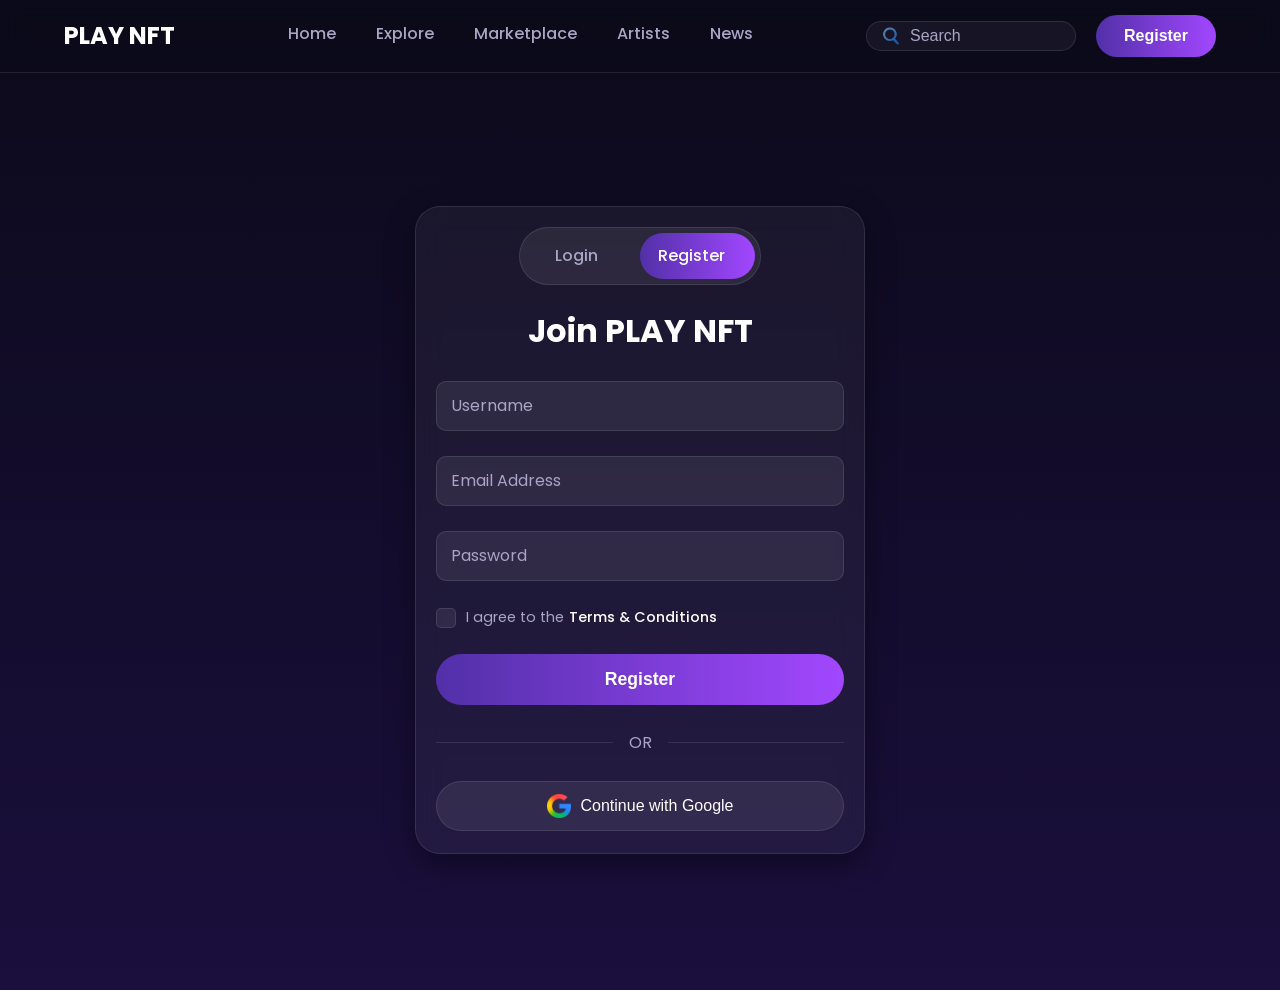
<file: auth.html>
<!DOCTYPE html>
<html lang="en">
<head>
    <meta charset="UTF-8">
    <meta name="viewport" content="width=device-width, initial-scale=1.0">
    <title>PLAY NFT - Register / Login</title>
    <link rel="stylesheet" href="auth.css">
    <link rel="preconnect" href="https://fonts.googleapis.com">
    <link rel="preconnect" href="https://fonts.gstatic.com" crossorigin>
    <link href="https://fonts.googleapis.com/css2?family=Poppins:wght@300;400;500;600;700&display=swap" rel="stylesheet">
</head>
<body>

    <div class="auth-page-wrapper">
        <header class="navbar">
            <div class="container">
                <a href="index.html" class="logo">PLAY NFT</a>
                <nav class="nav-links">
                    <a href="index.html">Home<span class="hover-underline"></span></a>
                    <a href="explore.html">Explore<span class="hover-underline"></span></a>
                    <a href="market.html">Marketplace<span class="hover-underline"></span></a>
                    <a href="artist.html">Artists<span class="hover-underline"></span></a>
                    <a href="news.html">News<span class="hover-underline"></span></a>
                </nav>
                <div class="nav-actions">
                    <div class="search-bar gradient-border-glow">
                        <img src="search.png" alt="Search Icon" class="search-icon">
                        <input type="text" placeholder="Search">
                    </div>
                    <button class="btn btn-primary gradient-border-glow"><a href="auth.html" style="text-decoration: none; color: white;" >Register</a></button>
                </div>
            </div>
        </header>

        <div class="auth-container">
            <div class="auth-card glassmorphism card-glow">
                
                <!-- MOVED RADIO BUTTONS HERE & HIDDEN -->
                <!-- The CSS selector will now work because these are siblings with .auth-forms -->
                <input type="radio" id="login-radio" name="auth-mode" class="auth-radio-input">
                <input type="radio" id="register-radio" name="auth-mode" class="auth-radio-input" checked> <!-- Default to Register -->

                <div class="auth-toggle">
                    <label for="login-radio" class="toggle-btn">Login</label>
                    <label for="register-radio" class="toggle-btn">Register</label>
                    <div class="toggle-indicator"></div>
                </div>

                <div class="auth-forms">
                    <form class="login-form auth-form">
                        <h2>Welcome Back</h2>
                        <div class="input-group">
                            <input type="email" id="login-email" required placeholder=" ">
                            <label for="login-email">Email Address</label>
                        </div>
                        <div class="input-group">
                            <input type="password" id="login-password" required placeholder=" ">
                            <label for="login-password">Password</label>
                        </div>
                        <div class="form-options">
                            <label class="checkbox-container">
                                <input type="checkbox">
                                <span class="checkmark"></span>
                                Remember Me
                            </label>
                            <a href="#" class="forgot-password">Forgot Password?</a>
                        </div>
                        <button type="submit" class="btn btn-primary auth-submit-btn">Login</button>
                        <div class="or-divider"><span>OR</span></div>
                        <div class="social-login">
                            <button class="social-btn"><img src="Google_Symbol_1.png" alt="Google"><span>Continue with Google</span></button>
                        </div>
                    </form>

                    <form class="register-form auth-form">
                        <h2>Join PLAY NFT</h2>
                        <div class="input-group">
                            <input type="text" id="register-username" required placeholder=" ">
                            <label for="register-username">Username</label>
                        </div>
                        <div class="input-group">
                            <input type="email" id="register-email" required placeholder=" ">
                            <label for="register-email">Email Address</label>
                        </div>
                        <div class="input-group">
                            <input type="password" id="register-password" required placeholder=" ">
                            <label for="register-password">Password</label>
                        </div>
                        <label class="checkbox-container terms-checkbox">
                            <input type="checkbox" required>
                            <span class="checkmark"></span>
                            I agree to the <a href="#">Terms & Conditions</a>
                        </label>
                        <button type="submit" class="btn btn-primary auth-submit-btn">Register</button>
                         <div class="or-divider"><span>OR</span></div>
                        <div class="social-login">
                           <button class="social-btn"><img src="Google_Symbol_1.png" alt="Google"><span>Continue with Google</span></button>
                        </div>
                    </form>
                </div>
            </div>
        </div>
    </div>

</body>
</html>
</file>
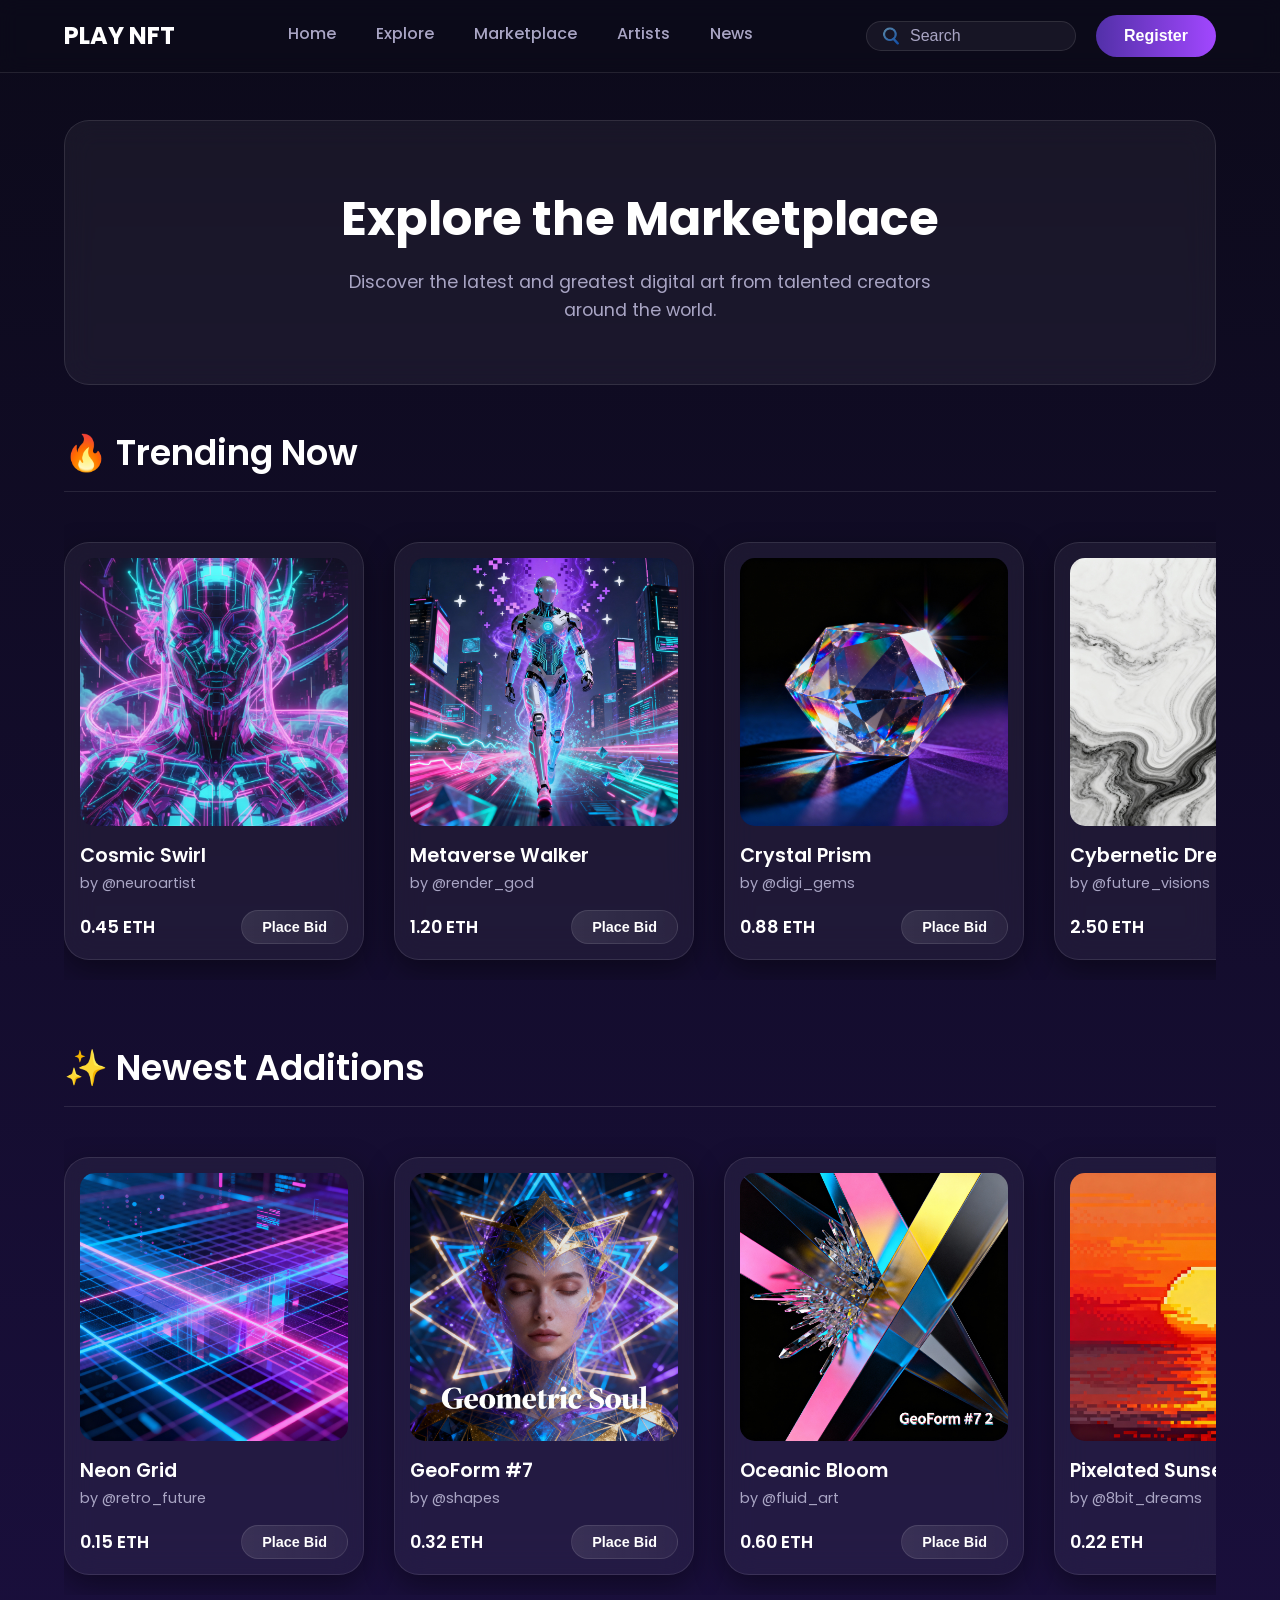
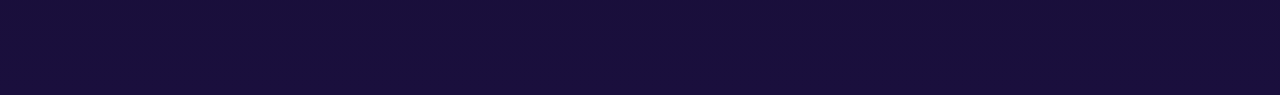
<file: explore.html>
<!DOCTYPE html>
<html lang="en">
<head>
    <meta charset="UTF-8">
    <meta name="viewport" content="width=device-width, initial-scale=1.0">
    <title>Explore - PLAY NFT</title>
    <link rel="preconnect" href="https://fonts.googleapis.com">
    <link rel="preconnect" href="https://fonts.gstatic.com" crossorigin>
    <link href="https://fonts.googleapis.com/css2?family=Poppins:wght@300;400;500;600;700&display=swap" rel="stylesheet">
    <style>
        /* --- General Setup & Variables --- */
        :root {
            --bg-color: #0c0a1a;
            --dark-blue-bg: #1a0f3d;
            --primary-gradient: linear-gradient(90deg, rgba(82,48,168,1) 0%, rgba(162,71,255,1) 100%);
            --secondary-gradient: linear-gradient(90deg, rgba(255, 255, 255, 0.1) 0%, rgba(255, 255, 255, 0.05) 100%);
            --secondary-bg-color: rgba(255, 255, 255, 0.05);
            --border-color: rgba(255, 255, 255, 0.1);
            --text-primary: #ffffff;
            --text-secondary: #a9a5c4;
            --font-family: 'Poppins', sans-serif;
            --glass-blur: 15px;
            --hover-glow-color: rgba(162, 71, 255, 0.6);
            --input-focus-border: rgba(162, 71, 255, 0.5);
        }

        /* --- Base Styles --- */
        * {
            margin: 0;
            padding: 0;
            box-sizing: border-box;
        }

        body {
            background: linear-gradient(180deg, var(--bg-color) 0%, var(--dark-blue-bg) 100%);
            color: var(--text-primary);
            font-family: var(--font-family);
            min-height: 100vh;
            line-height: 1.6;
            padding-top: 80px; /* Add padding to prevent content from hiding behind the fixed navbar */
        }

        /* --- Navbar --- */
        .navbar {
            position: fixed;
            top: 0;
            left: 0;
            width: 100%;
            padding: 15px 5%;
            background: rgba(12, 10, 26, 0.6);
            backdrop-filter: blur(10px);
            -webkit-backdrop-filter: blur(10px);
            border-bottom: 1px solid var(--border-color);
            z-index: 100;
        }

        .navbar .container {
            display: flex;
            justify-content: space-between;
            align-items: center;
            width: 100%;
            max-width: 1400px;
            margin: 0 auto;
        }

        .nav-links { display: flex; gap: 40px; }
        .nav-links a { color: var(--text-secondary); text-decoration: none; font-weight: 500; position: relative; padding-bottom: 5px; transition: color 0.3s ease; }
        .nav-links a:hover, .nav-links a.active { color: var(--text-primary); }
        .nav-links a .hover-underline { position: absolute; bottom: 0; left: 0; height: 2px; width: 0; background: var(--primary-gradient); transition: width 0.3s ease; }
        .nav-links a:hover .hover-underline, .nav-links a.active .hover-underline { width: 100%; }
        .nav-actions { display: flex; align-items: center; gap: 20px; }

        .search-bar { position: relative; display: flex; align-items: center; background: var(--secondary-bg-color); border-radius: 30px; padding: 5px 15px; border: 1px solid var(--border-color); }
        .search-icon { width: 18px; height: 18px; margin-right: 10px; opacity: 0.6; }
        .search-bar input { background: transparent; border: none; outline: none; color: var(--text-primary); font-size: 1rem; width: 150px; transition: width 0.3s ease; }
        .search-bar input::placeholder { color: var(--text-secondary); }
        .search-bar input:focus { width: 200px; }
        .gradient-border-glow { position: relative; }
        .gradient-border-glow::before { content: ''; position: absolute; top: -1px; left: -1px; right: -1px; bottom: -1px; background: var(--primary-gradient); filter: blur(5px); z-index: -1; opacity: 0; transition: opacity 0.3s ease; border-radius: inherit; }
        .gradient-border-glow:hover::before { opacity: 0.7; }

        /* --- Page Layout --- */
        .page-wrapper { display: flex; flex-direction: column; align-items: center; min-height: calc(100vh - 80px); padding: 40px 5%; animation: fadeIn 1s ease-out; }
        .logo { font-size: 1.5rem; font-weight: 700; text-decoration: none; color: var(--text-primary); }
        
        /* --- Glassmorphism & Glow Effects --- */
        .glassmorphism { background: var(--secondary-bg-color); border: 1px solid var(--border-color); backdrop-filter: blur(var(--glass-blur)); -webkit-backdrop-filter: blur(var(--glass-blur)); border-radius: 25px; }
        .card-glow { position: relative; box-shadow: 0 10px 30px rgba(0, 0, 0, 0.4); transition: box-shadow 0.3s ease, transform 0.3s ease; }
        .card-glow:hover { box-shadow: 0 10px 40px rgba(0, 0, 0, 0.6); transform: translateY(-5px); }

        /* --- Buttons --- */
        .btn { padding: 12px 28px; border-radius: 30px; font-weight: 600; font-size: 1rem; cursor: pointer; transition: transform 0.3s ease, box-shadow 0.3s ease; border: none; outline: none; }
        .btn:hover { transform: translateY(-3px); }
        .btn-primary { background: var(--primary-gradient); color: var(--text-primary); }
        .btn-primary:hover { box-shadow: 0 5px 15px rgba(162,71,255,0.4); }

        /* --- General Animations --- */
        @keyframes fadeIn { from { opacity: 0; transform: scale(0.95); } to { opacity: 1; transform: scale(1); } }

        /* ========================================= */
        /* --- STYLES FOR EXPLORE PAGE --- */
        /* ========================================= */
        .explore-header { width: 100%; max-width: 1400px; padding: 60px 40px; text-align: center; margin-bottom: 40px; }
        .explore-header h1 { font-size: 3rem; font-weight: 700; margin-bottom: 10px; }
        .explore-header p { font-size: 1.1rem; color: var(--text-secondary); max-width: 600px; margin: 0 auto; }
        .explore-content { width: 100%; max-width: 1400px; }
        .section-title { font-size: 2.2rem; font-weight: 600; margin-bottom: 30px; padding-bottom: 10px; border-bottom: 1px solid var(--border-color); }
        
        /* --- Slideshow Container --- */
        .slideshow-container {
            width: 100%;
            overflow: hidden;
            padding: 20px 0;
            margin-bottom: 60px;
        }

        .explore-grid {
            display: flex;
            width: fit-content; /* Let the width be determined by its content */
            animation: slideshow 60s linear infinite;
        }

        .slideshow-container:hover .explore-grid {
            animation-play-state: paused;
        }
        
        /* --- Card Styles for Slideshow --- */
        .nft-card {
            padding: 15px;
            display: flex;
            flex-direction: column;
            width: 300px; /* Fixed width for each card */
            flex-shrink: 0; /* Prevent cards from shrinking */
            margin-right: 30px; /* Spacing between cards */
        }

        .nft-image-container { width: 100%; border-radius: 15px; overflow: hidden; margin-bottom: 15px; }
        .nft-image-container img { width: 100%; height: auto; aspect-ratio: 1 / 1; object-fit: cover; display: block; transition: transform 0.4s ease; }
        .nft-card:hover .nft-image-container img { transform: scale(1.05); }
        .nft-info { text-align: left; margin-bottom: 15px; }
        .nft-info h3 { font-size: 1.2rem; font-weight: 600; color: var(--text-primary); }
        .nft-info .artist-name { font-size: 0.9rem; color: var(--text-secondary); }
        .nft-actions { margin-top: auto; display: flex; justify-content: space-between; align-items: center; }
        .nft-actions .price { font-size: 1.1rem; font-weight: 600; color: var(--text-primary); }
        .btn.btn-secondary { background: var(--secondary-gradient); border: 1px solid var(--border-color); color: var(--text-primary); padding: 8px 20px; font-size: 0.9rem; }
        .btn.btn-secondary:hover { background: rgba(255, 255, 255, 0.15); box-shadow: 0 5px 15px rgba(0,0,0,0.2); }
        
        /* --- Slideshow Animation --- */
        @keyframes slideshow {
            from {
                transform: translateX(0);
            }
            to {
                /* Move left by the width of the original set of cards + their margins */
                transform: translateX(-2970px); /* (300px card width + 30px margin) * 9 cards */
            }
        }

    </style>
</head>
<body>

    <header class="navbar">
            <div class="container">
                <a href="index.html" class="logo">PLAY NFT</a>
                <nav class="nav-links">
                    <a href="nft.html">Home<span class="hover-underline"></span></a>
                    <a href="explore.html">Explore<span class="hover-underline"></span></a>
                    <a href="market.html">Marketplace<span class="hover-underline"></span></a>
                    <a href="artist.html">Artists<span class="hover-underline"></span></a>
                    <a href="news.html">News<span class="hover-underline"></span></a>
                </nav>
                <div class="nav-actions">
                    <div class="search-bar gradient-border-glow">
                        <img src="search.png" alt="Search Icon" class="search-icon">
                        <input type="text" placeholder="Search">
                    </div>
                    <button class="btn btn-primary gradient-border-glow"><a href="auth.html" style="text-decoration: none; color: white;" >Register</a></button>
                </div>
            </div>
        </header>

    <div class="page-wrapper">
        <section class="explore-header glassmorphism">
            <h1>Explore the Marketplace</h1>
            <p>Discover the latest and greatest digital art from talented creators around the world.</p>
        </section>

        <main class="explore-content">
            <h2 class="section-title">🔥 Trending Now</h2>
            <div class="slideshow-container">
                <div class="explore-grid">
                    <!-- Original Cards -->
                    <div class="nft-card glassmorphism card-glow"> <div class="nft-image-container"><img src="generated-image-44.png" alt="Cosmic Swirl NFT"></div><div class="nft-info"><h3>Cosmic Swirl</h3><p class="artist-name">by @neuroartist</p></div><div class="nft-actions"><span class="price">0.45 ETH</span><button class="btn btn-secondary">Place Bid</button></div></div>
                    <div class="nft-card glassmorphism card-glow"> <div class="nft-image-container"><img src="image box/generated-image - 2025-09-29T135140.054.png" alt="Metaverse Walker NFT"></div><div class="nft-info"><h3>Metaverse Walker</h3><p class="artist-name">by @render_god</p></div><div class="nft-actions"><span class="price">1.20 ETH</span><button class="btn btn-secondary">Place Bid</button></div></div>
                    <div class="nft-card glassmorphism card-glow"> <div class="nft-image-container"><img src="image box/generated-image - 2025-09-29T135150.853.png" alt="Crystal Prism NFT"></div><div class="nft-info"><h3>Crystal Prism</h3><p class="artist-name">by @digi_gems</p></div><div class="nft-actions"><span class="price">0.88 ETH</span><button class="btn btn-secondary">Place Bid</button></div></div>
                    <div class="nft-card glassmorphism card-glow"> <div class="nft-image-container"><img src="image box/generated-image - 2025-09-29T135153.138.png" alt="Cybernetic Dream NFT"></div><div class="nft-info"><h3>Cybernetic Dream</h3><p class="artist-name">by @future_visions</p></div><div class="nft-actions"><span class="price">2.50 ETH</span><button class="btn btn-secondary">Place Bid</button></div></div>
                    <div class="nft-card glassmorphism card-glow"> <div class="nft-image-container"><img src="image box/generated-image - 2025-09-29T135142.714.png" alt="Abstract Mind NFT"></div><div class="nft-info"><h3>Abstract Mind</h3><p class="artist-name">by @colorflow</p></div><div class="nft-actions"><span class="price">0.75 ETH</span><button class="btn btn-secondary">Place Bid</button></div></div>
                    <div class="nft-card glassmorphism card-glow"> <div class="nft-image-container"><img src="image box/generated-image - 2025-09-29T135144.497.png" alt="Floating Island NFT"></div><div class="nft-info"><h3>Floating Island</h3><p class="artist-name">by @sky_painter</p></div><div class="nft-actions"><span class="price">1.80 ETH</span><button class="btn btn-secondary">Place Bid</button></div></div>
                    <div class="nft-card glassmorphism card-glow"> <div class="nft-image-container"><img src="image box/generated-image - 2025-09-29T135146.358.png" alt="Liquid Gold NFT"></div><div class="nft-info"><h3>Liquid Gold</h3><p class="artist-name">by @alchemist</p></div><div class="nft-actions"><span class="price">3.10 ETH</span><button class="btn btn-secondary">Place Bid</button></div></div>
                    <div class="nft-card glassmorphism card-glow"> <div class="nft-image-container"><img src="image box/generated-image - 2025-09-29T135157.102.png" alt="Geometric Soul NFT"></div><div class="nft-info"><h3>Geometric Soul</h3><p class="artist-name">by @polyform</p></div><div class="nft-actions"><span class="price">0.99 ETH</span><button class="btn btn-secondary">Place Bid</button></div></div>
                    <div class="nft-card glassmorphism card-glow"> <div class="nft-image-container"><img src="image box/generated-image - 2025-09-29T135138.644.png" alt="The Eye NFT"></div><div class="nft-info"><h3>The Eye</h3><p class="artist-name">by @visionary</p></div><div class="nft-actions"><span class="price">1.55 ETH</span><button class="btn btn-secondary">Place Bid</button></div></div>
                    
                    <!-- Duplicated Cards for seamless loop -->
                    <div class="nft-card glassmorphism card-glow"> <div class="nft-image-container"><img src="generated-image-44.png" alt="Cosmic Swirl NFT"></div><div class="nft-info"><h3>Cosmic Swirl</h3><p class="artist-name">by @neuroartist</p></div><div class="nft-actions"><span class="price">0.45 ETH</span><button class="btn btn-secondary">Place Bid</button></div></div>
                    <div class="nft-card glassmorphism card-glow"> <div class="nft-image-container"><img src="image box/generated-image - 2025-09-29T135140.054.png" alt="Metaverse Walker NFT"></div><div class="nft-info"><h3>Metaverse Walker</h3><p class="artist-name">by @render_god</p></div><div class="nft-actions"><span class="price">1.20 ETH</span><button class="btn btn-secondary">Place Bid</button></div></div>
                    <div class="nft-card glassmorphism card-glow"> <div class="nft-image-container"><img src="image box/generated-image - 2025-09-29T135150.853.png" alt="Crystal Prism NFT"></div><div class="nft-info"><h3>Crystal Prism</h3><p class="artist-name">by @digi_gems</p></div><div class="nft-actions"><span class="price">0.88 ETH</span><button class="btn btn-secondary">Place Bid</button></div></div>
                    <div class="nft-card glassmorphism card-glow"> <div class="nft-image-container"><img src="image box/generated-image - 2025-09-29T135153.138.png" alt="Cybernetic Dream NFT"></div><div class="nft-info"><h3>Cybernetic Dream</h3><p class="artist-name">by @future_visions</p></div><div class="nft-actions"><span class="price">2.50 ETH</span><button class="btn btn-secondary">Place Bid</button></div></div>
                    <div class="nft-card glassmorphism card-glow"> <div class="nft-image-container"><img src="image box/generated-image - 2025-09-29T135142.714.png" alt="Abstract Mind NFT"></div><div class="nft-info"><h3>Abstract Mind</h3><p class="artist-name">by @colorflow</p></div><div class="nft-actions"><span class="price">0.75 ETH</span><button class="btn btn-secondary">Place Bid</button></div></div>
                    <div class="nft-card glassmorphism card-glow"> <div class="nft-image-container"><img src="image box/generated-image - 2025-09-29T135144.497.png" alt="Floating Island NFT"></div><div class="nft-info"><h3>Floating Island</h3><p class="artist-name">by @sky_painter</p></div><div class="nft-actions"><span class="price">1.80 ETH</span><button class="btn btn-secondary">Place Bid</button></div></div>
                    <div class="nft-card glassmorphism card-glow"> <div class="nft-image-container"><img src="image box/generated-image - 2025-09-29T135146.358.png" alt="Liquid Gold NFT"></div><div class="nft-info"><h3>Liquid Gold</h3><p class="artist-name">by @alchemist</p></div><div class="nft-actions"><span class="price">3.10 ETH</span><button class="btn btn-secondary">Place Bid</button></div></div>
                    <div class="nft-card glassmorphism card-glow"> <div class="nft-image-container"><img src="image box/generated-image - 2025-09-29T135157.102.png" alt="Geometric Soul NFT"></div><div class="nft-info"><h3>Geometric Soul</h3><p class="artist-name">by @polyform</p></div><div class="nft-actions"><span class="price">0.99 ETH</span><button class="btn btn-secondary">Place Bid</button></div></div>
                    <div class="nft-card glassmorphism card-glow"> <div class="nft-image-container"><img src="image box/generated-image - 2025-09-29T135138.644.png" alt="The Eye NFT"></div><div class="nft-info"><h3>The Eye</h3><p class="artist-name">by @visionary</p></div><div class="nft-actions"><span class="price">1.55 ETH</span><button class="btn btn-secondary">Place Bid</button></div></div>
                </div>
            </div>

            <h2 class="section-title">✨ Newest Additions</h2>
            <div class="slideshow-container">
                <div class="explore-grid">
                    <!-- Original Cards -->
                    <div class="nft-card glassmorphism card-glow"> <div class="nft-image-container"><img src="image box/generated-image - 2025-09-29T135154.798.png" alt="Neon Grid NFT"></div><div class="nft-info"><h3>Neon Grid</h3><p class="artist-name">by @retro_future</p></div><div class="nft-actions"><span class="price">0.15 ETH</span><button class="btn btn-secondary">Place Bid</button></div></div>
                    <div class="nft-card glassmorphism card-glow"> <div class="nft-image-container"><img src="image box/generated-image - 2025-09-29T140722.260.png" alt="GeoForm #7 NFT"></div><div class="nft-info"><h3>GeoForm #7</h3><p class="artist-name">by @shapes</p></div><div class="nft-actions"><span class="price">0.32 ETH</span><button class="btn btn-secondary">Place Bid</button></div></div>
                    <div class="nft-card glassmorphism card-glow"> <div class="nft-image-container"><img src="image box/generated-image - 2025-09-29T140741.620.png" alt="Oceanic Bloom NFT"></div><div class="nft-info"><h3>Oceanic Bloom</h3><p class="artist-name">by @fluid_art</p></div><div class="nft-actions"><span class="price">0.60 ETH</span><button class="btn btn-secondary">Place Bid</button></div></div>
                    <div class="nft-card glassmorphism card-glow"> <div class="nft-image-container"><img src="image box/generated-image - 2025-09-29T135158.704.png" alt="Pixelated Sunset NFT"></div><div class="nft-info"><h3>Pixelated Sunset</h3><p class="artist-name">by @8bit_dreams</p></div><div class="nft-actions"><span class="price">0.22 ETH</span><button class="btn btn-secondary">Place Bid</button></div></div>
                    <div class="nft-card glassmorphism card-glow"> <div class="nft-image-container"><img src="image box/generated-image - 2025-09-29T135203.590.png" alt="Ethereal Forest NFT"></div><div class="nft-info"><h3>Ethereal Forest</h3><p class="artist-name">by @mystic_woods</p></div><div class="nft-actions"><span class="price">0.40 ETH</span><button class="btn btn-secondary">Place Bid</button></div></div>
                    <div class="nft-card glassmorphism card-glow"> <div class="nft-image-container"><img src="image box/generated-image - 2025-09-29T135205.444.png" alt="Chrome Sculpture NFT"></div><div class="nft-info"><h3>Chrome Sculpture</h3><p class="artist-name">by @metalhead</p></div><div class="nft-actions"><span class="price">0.95 ETH</span><button class="btn btn-secondary">Place Bid</button></div></div>
                    <div class="nft-card glassmorphism card-glow"> <div class="nft-image-container"><img src="image box/generated-image - 2025-09-29T135148.560.png" alt="Pastel Dreams NFT"></div><div class="nft-info"><h3>Pastel Dreams</h3><p class="artist-name">by @soft_hues</p></div><div class="nft-actions"><span class="price">0.28 ETH</span><button class="btn btn-secondary">Place Bid</button></div></div>
                    <div class="nft-card glassmorphism card-glow"> <div class="nft-image-container"><img src="image box/generated-image - 2025-09-29T135153.138.png" alt="Marble Flow NFT"></div><div class="nft-info"><h3>Marble Flow</h3><p class="artist-name">by @inksperiment</p></div><div class="nft-actions"><span class="price">0.50 ETH</span><button class="btn btn-secondary">Place Bid</button></div></div>
                    <div class="nft-card glassmorphism card-glow"> <div class="nft-image-container"><img src="image box/generated-image - 2025-09-29T135200.475.png" alt="Holographic Orb NFT"></div><div class="nft-info"><h3>Holographic Orb</h3><p class="artist-name">by @iridescent</p></div><div class="nft-actions"><span class="price">0.70 ETH</span><button class="btn btn-secondary">Place Bid</button></div></div>
                    
                    <!-- Duplicated Cards for seamless loop -->
                    <div class="nft-card glassmorphism card-glow"> <div class="nft-image-container"><img src="image box/generated-image - 2025-09-29T135154.798.png" alt="Neon Grid NFT"></div><div class="nft-info"><h3>Neon Grid</h3><p class="artist-name">by @retro_future</p></div><div class="nft-actions"><span class="price">0.15 ETH</span><button class="btn btn-secondary">Place Bid</button></div></div>
                    <div class="nft-card glassmorphism card-glow"> <div class="nft-image-container"><img src="image box/generated-image - 2025-09-29T140722.260.png" alt="GeoForm #7 NFT"></div><div class="nft-info"><h3>GeoForm #7</h3><p class="artist-name">by @shapes</p></div><div class="nft-actions"><span class="price">0.32 ETH</span><button class="btn btn-secondary">Place Bid</button></div></div>
                    <div class="nft-card glassmorphism card-glow"> <div class="nft-image-container"><img src="image box/generated-image - 2025-09-29T140741.620.png" alt="Oceanic Bloom NFT"></div><div class="nft-info"><h3>Oceanic Bloom</h3><p class="artist-name">by @fluid_art</p></div><div class="nft-actions"><span class="price">0.60 ETH</span><button class="btn btn-secondary">Place Bid</button></div></div>
                    <div class="nft-card glassmorphism card-glow"> <div class="nft-image-container"><img src="image box/generated-image - 2025-09-29T135158.704.png" alt="Pixelated Sunset NFT"></div><div class="nft-info"><h3>Pixelated Sunset</h3><p class="artist-name">by @8bit_dreams</p></div><div class="nft-actions"><span class="price">0.22 ETH</span><button class="btn btn-secondary">Place Bid</button></div></div>
                    <div class="nft-card glassmorphism card-glow"> <div class="nft-image-container"><img src="image box/generated-image - 2025-09-29T135203.590.png" alt="Ethereal Forest NFT"></div><div class="nft-info"><h3>Ethereal Forest</h3><p class="artist-name">by @mystic_woods</p></div><div class="nft-actions"><span class="price">0.40 ETH</span><button class="btn btn-secondary">Place Bid</button></div></div>
                    <div class="nft-card glassmorphism card-glow"> <div class="nft-image-container"><img src="image box/generated-image - 2025-09-29T135205.444.png" alt="Chrome Sculpture NFT"></div><div class="nft-info"><h3>Chrome Sculpture</h3><p class="artist-name">by @metalhead</p></div><div class="nft-actions"><span class="price">0.95 ETH</span><button class="btn btn-secondary">Place Bid</button></div></div>
                    <div class="nft-card glassmorphism card-glow"> <div class="nft-image-container"><img src="image box/generated-image - 2025-09-29T135148.560.png" alt="Pastel Dreams NFT"></div><div class="nft-info"><h3>Pastel Dreams</h3><p class="artist-name">by @soft_hues</p></div><div class="nft-actions"><span class="price">0.28 ETH</span><button class="btn btn-secondary">Place Bid</button></div></div>
                    <div class="nft-card glassmorphism card-glow"> <div class="nft-image-container"><img src="image box/generated-image - 2025-09-29T135153.138.png" alt="Marble Flow NFT"></div><div class="nft-info"><h3>Marble Flow</h3><p class="artist-name">by @inksperiment</p></div><div class="nft-actions"><span class="price">0.50 ETH</span><button class="btn btn-secondary">Place Bid</button></div></div>
                    <div class="nft-card glassmorphism card-glow"> <div class="nft-image-container"><img src="image box/generated-image - 2025-09-29T135200.475.png" alt="Holographic Orb NFT"></div><div class="nft-info"><h3>Holographic Orb</h3><p class="artist-name">by @iridescent</p></div><div class="nft-actions"><span class="price">0.70 ETH</span><button class="btn btn-secondary">Place Bid</button></div></div>
                </div>
            </div>
        </main>
    </div>

</body>
</html>
</file>
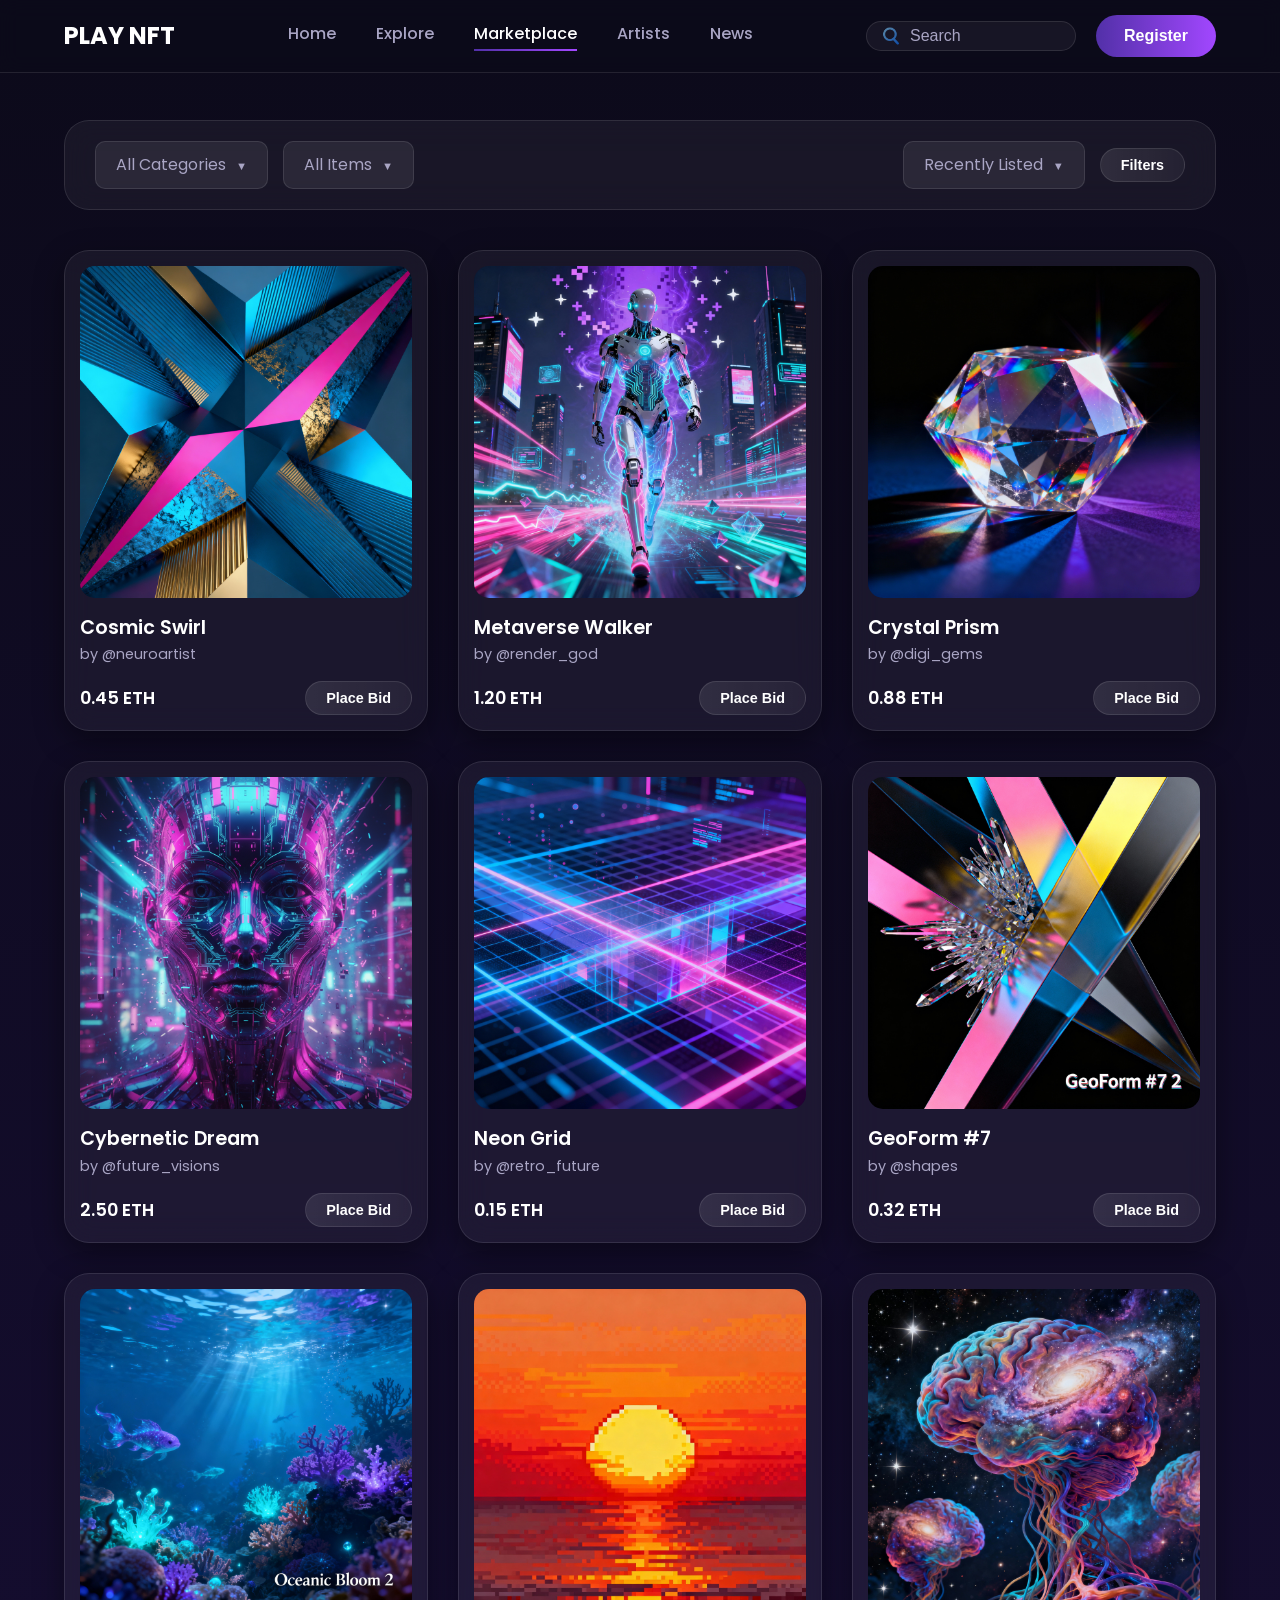
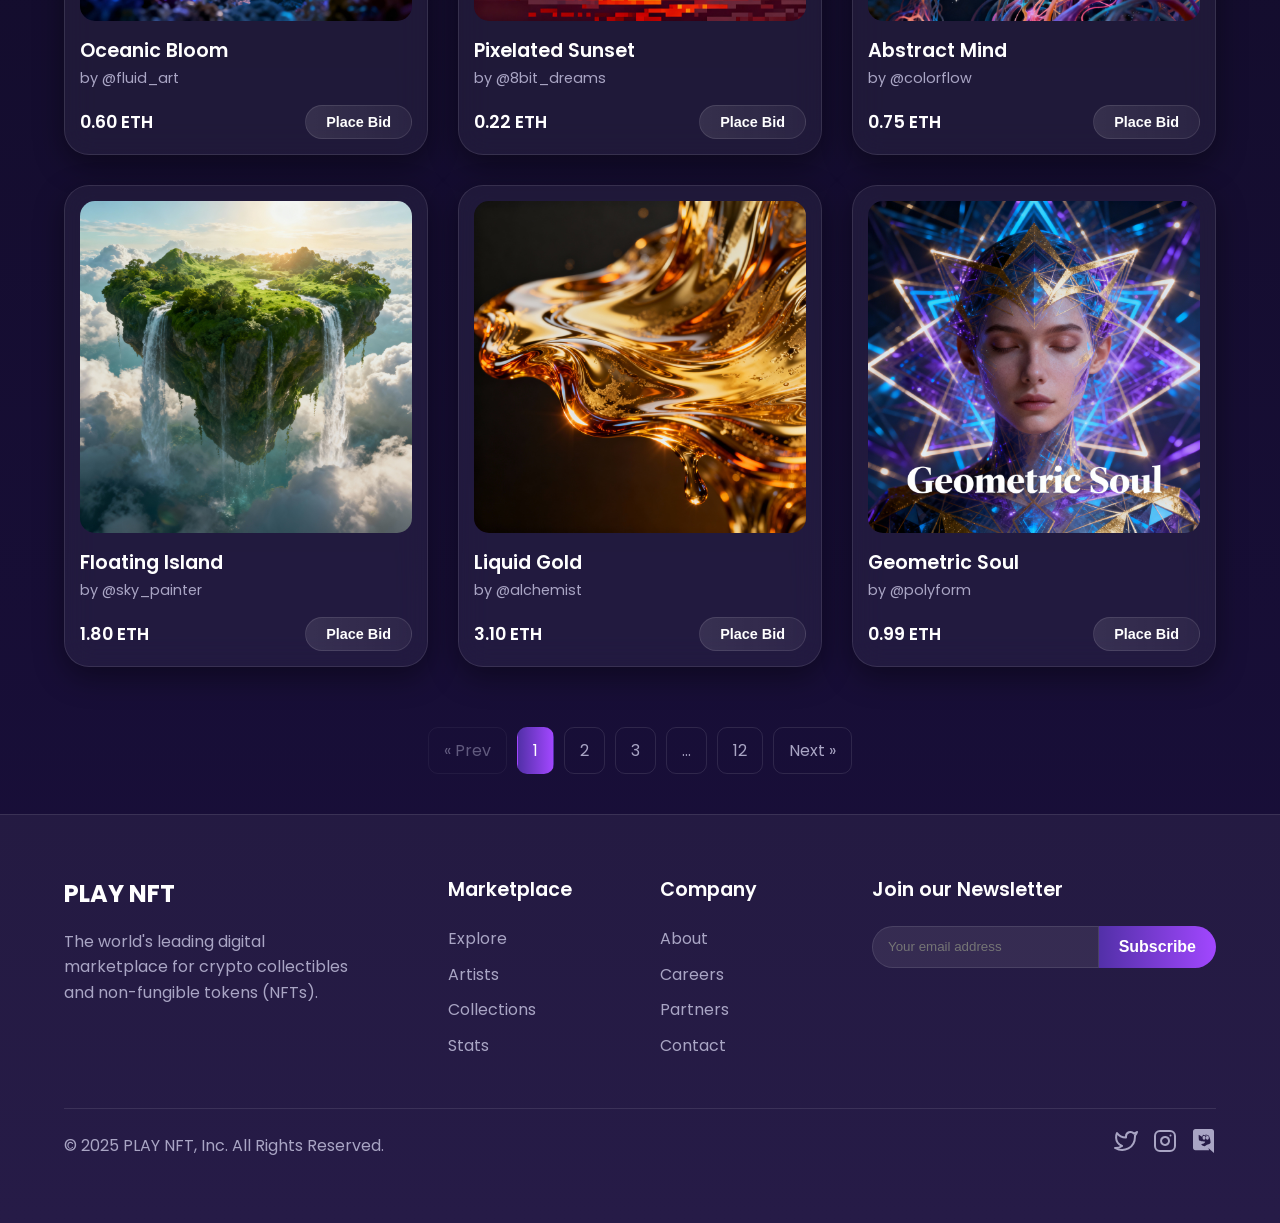
<file: market.html>
<!DOCTYPE html>
<html lang="en">
<head>
    <meta charset="UTF-8">
    <meta name="viewport" content="width=device-width, initial-scale=1.0">
    <title>Marketplace - PLAY NFT</title>
    <link rel="preconnect" href="https://fonts.googleapis.com">
    <link rel="preconnect" href="https://fonts.gstatic.com" crossorigin>
    <link href="https://fonts.googleapis.com/css2?family=Poppins:wght@300;400;500;600;700&display=swap" rel="stylesheet">
    <style>
        /* --- General Setup & Variables --- */
        :root {
            --bg-color: #0c0a1a;
            --dark-blue-bg: #1a0f3d;
            --primary-gradient: linear-gradient(90deg, rgba(82,48,168,1) 0%, rgba(162,71,255,1) 100%);
            --secondary-gradient: linear-gradient(90deg, rgba(255, 255, 255, 0.1) 0%, rgba(255, 255, 255, 0.05) 100%);
            --secondary-bg-color: rgba(255, 255, 255, 0.05);
            --border-color: rgba(255, 255, 255, 0.1);
            --text-primary: #ffffff;
            --text-secondary: #a9a5c4;
            --font-family: 'Poppins', sans-serif;
            --glass-blur: 15px;
            --hover-glow-color: rgba(162, 71, 255, 0.6);
            --input-focus-border: rgba(162, 71, 255, 0.5);
        }

        /* --- Base Styles --- */
        * {
            margin: 0;
            padding: 0;
            box-sizing: border-box;
        }

        body {
            background: linear-gradient(180deg, var(--bg-color) 0%, var(--dark-blue-bg) 100%);
            color: var(--text-primary);
            font-family: var(--font-family);
            min-height: 100vh;
            line-height: 1.6;
            display: flex;
            flex-direction: column;
            padding-top: 80px;
        }

        /* --- Navbar --- */
        .navbar {
            position: fixed;
            top: 0;
            left: 0;
            width: 100%;
            padding: 15px 5%;
            background: rgba(12, 10, 26, 0.6);
            backdrop-filter: blur(10px);
            -webkit-backdrop-filter: blur(10px);
            border-bottom: 1px solid var(--border-color);
            z-index: 100;
        }

        .navbar .container {
            display: flex;
            justify-content: space-between;
            align-items: center;
            width: 100%;
            max-width: 1400px;
            margin: 0 auto;
        }

        .nav-links { display: flex; gap: 40px; }
        .nav-links a { color: var(--text-secondary); text-decoration: none; font-weight: 500; position: relative; padding-bottom: 5px; transition: color 0.3s ease; }
        .nav-links a:hover, .nav-links a.active { color: var(--text-primary); }
        .nav-links a .hover-underline { position: absolute; bottom: 0; left: 0; height: 2px; width: 0; background: var(--primary-gradient); transition: width 0.3s ease; }
        .nav-links a:hover .hover-underline, .nav-links a.active .hover-underline { width: 100%; }
        .nav-actions { display: flex; align-items: center; gap: 20px; }

        .search-bar { position: relative; display: flex; align-items: center; background: var(--secondary-bg-color); border-radius: 30px; padding: 5px 15px; border: 1px solid var(--border-color); }
        .search-icon { width: 18px; height: 18px; margin-right: 10px; opacity: 0.6; }
        .search-bar input { background: transparent; border: none; outline: none; color: var(--text-primary); font-size: 1rem; width: 150px; transition: width 0.3s ease; }
        .search-bar input::placeholder { color: var(--text-secondary); }
        .search-bar input:focus { width: 200px; }
        .gradient-border-glow { position: relative; }
        .gradient-border-glow::before { content: ''; position: absolute; top: -1px; left: -1px; right: -1px; bottom: -1px; background: var(--primary-gradient); filter: blur(5px); z-index: -1; opacity: 0; transition: opacity 0.3s ease; border-radius: inherit; }
        .gradient-border-glow:hover::before { opacity: 0.7; }

        /* --- Page Layout --- */
        .page-wrapper { display: flex; flex-direction: column; align-items: center; width: 100%; flex-grow: 1; padding: 40px 5%; animation: fadeIn 1s ease-out; }
        .logo { font-size: 1.5rem; font-weight: 700; text-decoration: none; color: var(--text-primary); }
        
        /* --- Glassmorphism & Glow Effects --- */
        .glassmorphism { background: var(--secondary-bg-color); border: 1px solid var(--border-color); backdrop-filter: blur(var(--glass-blur)); -webkit-backdrop-filter: blur(var(--glass-blur)); border-radius: 25px; }
        .card-glow { position: relative; box-shadow: 0 10px 30px rgba(0, 0, 0, 0.4); transition: box-shadow 0.3s ease, transform 0.3s ease; }
        .card-glow:hover { box-shadow: 0 10px 40px rgba(0, 0, 0, 0.6); transform: translateY(-5px); }

        /* --- Buttons --- */
        .btn { padding: 12px 28px; border-radius: 30px; font-weight: 600; font-size: 1rem; cursor: pointer; transition: transform 0.3s ease, box-shadow 0.3s ease; border: none; outline: none; }
        .btn:hover { transform: translateY(-3px); }
        .btn-primary { background: var(--primary-gradient); color: var(--text-primary); }
        .btn-primary:hover { box-shadow: 0 5px 15px rgba(162,71,255,0.4); }

        /* --- General Animations --- */
        @keyframes fadeIn { from { opacity: 0; transform: scale(0.95); } to { opacity: 1; transform: scale(1); } }

        /* ========================================= */
        /* --- STYLES FOR MARKETPLACE PAGE --- */
        /* ========================================= */
        .marketplace-content { width: 100%; max-width: 1400px; }
        
        .filter-toolbar {
            display: flex;
            justify-content: space-between;
            align-items: center;
            padding: 20px 30px;
            margin-bottom: 40px;
            flex-wrap: wrap;
            gap: 20px;
        }

        .filter-group {
            display: flex;
            align-items: center;
            gap: 15px;
        }

        .filter-dropdown {
            background: rgba(255, 255, 255, 0.08);
            border: 1px solid var(--border-color);
            border-radius: 10px;
            padding: 10px 20px;
            color: var(--text-secondary);
            cursor: pointer;
            position: relative;
            transition: background-color 0.3s ease;
        }
        
        .filter-dropdown:hover {
            background: rgba(255, 255, 255, 0.15);
        }

        .filter-dropdown::after {
            content: '▼';
            font-size: 0.7rem;
            margin-left: 10px;
        }

        .marketplace-grid {
            display: grid;
            grid-template-columns: repeat(auto-fill, minmax(280px, 1fr));
            gap: 30px;
            margin-bottom: 60px;
        }
        
        /* --- NFT Card --- */
        .nft-card {
            padding: 15px;
            display: flex;
            flex-direction: column;
        }

        .nft-image-container { width: 100%; border-radius: 15px; overflow: hidden; margin-bottom: 15px; }
        .nft-image-container img { width: 100%; height: auto; aspect-ratio: 1 / 1; object-fit: cover; display: block; transition: transform 0.4s ease; }
        .nft-card:hover .nft-image-container img { transform: scale(1.05); }
        .nft-info { text-align: left; margin-bottom: 15px; }
        .nft-info h3 { font-size: 1.2rem; font-weight: 600; color: var(--text-primary); }
        .nft-info .artist-name { font-size: 0.9rem; color: var(--text-secondary); }
        .nft-actions { margin-top: auto; display: flex; justify-content: space-between; align-items: center; }
        .nft-actions .price { font-size: 1.1rem; font-weight: 600; color: var(--text-primary); }
        .btn.btn-secondary { background: var(--secondary-gradient); border: 1px solid var(--border-color); color: var(--text-primary); padding: 8px 20px; font-size: 0.9rem; }
        .btn.btn-secondary:hover { background: rgba(255, 255, 255, 0.15); box-shadow: 0 5px 15px rgba(0,0,0,0.2); }

        /* --- Pagination --- */
        .pagination {
            display: flex;
            justify-content: center;
            align-items: center;
            gap: 10px;
            margin-top: 40px;
            width: 100%;
        }

        .pagination a, .pagination span {
            text-decoration: none;
            color: var(--text-secondary);
            padding: 10px 15px;
            border: 1px solid var(--border-color);
            border-radius: 10px;
            transition: all 0.3s ease;
        }

        .pagination a:hover {
            background: var(--secondary-bg-color);
            color: var(--text-primary);
            border-color: rgba(255, 255, 255, 0.2);
        }

        .pagination .active {
            background: var(--primary-gradient);
            color: var(--text-primary);
            border-color: transparent;
        }

        .pagination .disabled {
            opacity: 0.5;
            cursor: not-allowed;
        }

        /* --- Footer Styles --- */
        .site-footer {
            width: 100%;
            background: var(--secondary-bg-color);
            border-top: 1px solid var(--border-color);
            padding: 60px 5%;
        }
        
        .footer-container {
            width: 100%;
            max-width: 1400px;
            margin: 0 auto;
            display: grid;
            grid-template-columns: 2fr 1fr 1fr 2fr;
            gap: 40px;
        }
        
        .footer-about .logo { margin-bottom: 15px; display: inline-block; }
        .footer-about p { color: var(--text-secondary); max-width: 300px; }
        .footer-links h4 { font-size: 1.2rem; font-weight: 600; margin-bottom: 20px; }
        .footer-links ul { list-style: none; }
        .footer-links ul li a { color: var(--text-secondary); text-decoration: none; display: block; margin-bottom: 10px; transition: color 0.3s ease; }
        .footer-links ul li a:hover { color: var(--text-primary); }
        .footer-newsletter h4 { font-size: 1.2rem; font-weight: 600; margin-bottom: 20px; }
        .newsletter-form { display: flex; }
        .newsletter-form input { flex-grow: 1; background: rgba(255, 255, 255, 0.08); border: 1px solid var(--border-color); border-radius: 30px 0 0 30px; padding: 12px 15px; color: var(--text-primary); outline: none; }
        .newsletter-form button { border-radius: 0 30px 30px 0; padding: 12px 20px; }
        
        .footer-bottom {
            max-width: 1400px;
            margin: 40px auto 0;
            padding-top: 20px;
            border-top: 1px solid var(--border-color);
            display: flex;
            justify-content: space-between;
            align-items: center;
            color: var(--text-secondary);
        }

        .social-icons { display: flex; gap: 15px; }
        .social-icons a { color: var(--text-secondary); font-size: 1.2rem; text-decoration: none; transition: color 0.3s ease, transform 0.3s ease; }
        .social-icons a:hover { color: var(--text-primary); transform: translateY(-2px); }
    </style>
</head>
<body>

    <header class="navbar">
        <div class="container">
            <a href="index.html" class="logo">PLAY NFT</a>
            <nav class="nav-links">
                <a href="nft.html">Home<span class="hover-underline"></span></a>
                <a href="explore.html">Explore<span class="hover-underline"></span></a>
                <a href="market.html" class="active">Marketplace<span class="hover-underline"></span></a>
                <a href="artist.html">Artists<span class="hover-underline"></span></a>
                <a href="news.html">News<span class="hover-underline"></span></a>
            </nav>
            <div class="nav-actions">
                <div class="search-bar gradient-border-glow">
                    <img src="search.png" alt="Search Icon" class="search-icon">
                    <input type="text" placeholder="Search">
                </div>
                <button class="btn btn-primary gradient-border-glow"><a href="auth.html" style="text-decoration: none; color: white;" >Register</a></button>
            </div>
        </div>
    </header>

    <div class="page-wrapper">
        <main class="marketplace-content">
            <section class="filter-toolbar glassmorphism">
                <div class="filter-group">
                    <div class="filter-dropdown">All Categories</div>
                    <div class="filter-dropdown">All Items</div>
                </div>
                <div class="filter-group">
                    <div class="filter-dropdown">Recently Listed</div>
                    <button class="btn btn-secondary">Filters</button>
                </div>
            </section>

            <section class="marketplace-grid">
                <!-- Row 1 -->
                <div class="nft-card glassmorphism card-glow"> <div class="nft-image-container"><img src="image box/generated-image - 2025-09-29T135157.102.png" alt="Cosmic Swirl NFT"></div><div class="nft-info"><h3>Cosmic Swirl</h3><p class="artist-name">by @neuroartist</p></div><div class="nft-actions"><span class="price">0.45 ETH</span><button class="btn btn-secondary">Place Bid</button></div></div>
                <div class="nft-card glassmorphism card-glow"> <div class="nft-image-container"><img src="image box/generated-image - 2025-09-29T135140.054.png" alt="Metaverse Walker NFT"></div><div class="nft-info"><h3>Metaverse Walker</h3><p class="artist-name">by @render_god</p></div><div class="nft-actions"><span class="price">1.20 ETH</span><button class="btn btn-secondary">Place Bid</button></div></div>
                <div class="nft-card glassmorphism card-glow"> <div class="nft-image-container"><img src="image box/generated-image - 2025-09-29T135150.853.png" alt="Crystal Prism NFT"></div><div class="nft-info"><h3>Crystal Prism</h3><p class="artist-name">by @digi_gems</p></div><div class="nft-actions"><span class="price">0.88 ETH</span><button class="btn btn-secondary">Place Bid</button></div></div>
                <div class="nft-card glassmorphism card-glow"> <div class="nft-image-container"><img src="generated-image-45.png" alt="Cybernetic Dream NFT"></div><div class="nft-info"><h3>Cybernetic Dream</h3><p class="artist-name">by @future_visions</p></div><div class="nft-actions"><span class="price">2.50 ETH</span><button class="btn btn-secondary">Place Bid</button></div></div>
                
                <!-- Row 2 -->
                <div class="nft-card glassmorphism card-glow"> <div class="nft-image-container"><img src="image box/generated-image - 2025-09-29T135154.798.png" alt="Neon Grid NFT"></div><div class="nft-info"><h3>Neon Grid</h3><p class="artist-name">by @retro_future</p></div><div class="nft-actions"><span class="price">0.15 ETH</span><button class="btn btn-secondary">Place Bid</button></div></div>
                <div class="nft-card glassmorphism card-glow"> <div class="nft-image-container"><img src="image box/generated-image - 2025-09-29T140741.620.png" alt="GeoForm #7 NFT"></div><div class="nft-info"><h3>GeoForm #7</h3><p class="artist-name">by @shapes</p></div><div class="nft-actions"><span class="price">0.32 ETH</span><button class="btn btn-secondary">Place Bid</button></div></div>
                <div class="nft-card glassmorphism card-glow"> <div class="nft-image-container"><img src="img/generated-image - 2025-09-29T142041.466.png" alt="Oceanic Bloom NFT"></div><div class="nft-info"><h3>Oceanic Bloom</h3><p class="artist-name">by @fluid_art</p></div><div class="nft-actions"><span class="price">0.60 ETH</span><button class="btn btn-secondary">Place Bid</button></div></div>
                <div class="nft-card glassmorphism card-glow"> <div class="nft-image-container"><img src="image box/generated-image - 2025-09-29T135158.704.png" alt="Pixelated Sunset NFT"></div><div class="nft-info"><h3>Pixelated Sunset</h3><p class="artist-name">by @8bit_dreams</p></div><div class="nft-actions"><span class="price">0.22 ETH</span><button class="btn btn-secondary">Place Bid</button></div></div>

                <!-- Row 3 -->
                <div class="nft-card glassmorphism card-glow"> <div class="nft-image-container"><img src="image box/generated-image - 2025-09-29T135142.714.png" alt="Abstract Mind NFT"></div><div class="nft-info"><h3>Abstract Mind</h3><p class="artist-name">by @colorflow</p></div><div class="nft-actions"><span class="price">0.75 ETH</span><button class="btn btn-secondary">Place Bid</button></div></div>
                <div class="nft-card glassmorphism card-glow"> <div class="nft-image-container"><img src="image box/generated-image - 2025-09-29T135144.497.png" alt="Floating Island NFT"></div><div class="nft-info"><h3>Floating Island</h3><p class="artist-name">by @sky_painter</p></div><div class="nft-actions"><span class="price">1.80 ETH</span><button class="btn btn-secondary">Place Bid</button></div></div>
                <div class="nft-card glassmorphism card-glow"> <div class="nft-image-container"><img src="image box/generated-image - 2025-09-29T135146.358.png" alt="Liquid Gold NFT"></div><div class="nft-info"><h3>Liquid Gold</h3><p class="artist-name">by @alchemist</p></div><div class="nft-actions"><span class="price">3.10 ETH</span><button class="btn btn-secondary">Place Bid</button></div></div>
                <div class="nft-card glassmorphism card-glow"> <div class="nft-image-container"><img src="image box/generated-image - 2025-09-29T140722.260.png" alt="Geometric Soul NFT"></div><div class="nft-info"><h3>Geometric Soul</h3><p class="artist-name">by @polyform</p></div><div class="nft-actions"><span class="price">0.99 ETH</span><button class="btn btn-secondary">Place Bid</button></div></div>
            </section>

            <nav class="pagination">
                <a href="#" class="disabled">&laquo; Prev</a>
                <a href="#" class="active">1</a>
                <a href="#">2</a>
                <a href="#">3</a>
                <span>...</span>
                <a href="#">12</a>
                <a href="#">Next &raquo;</a>
            </nav>
        </main>
    </div>

    <footer class="site-footer">
        <div class="footer-container">
            <div class="footer-about">
                <a href="#" class="logo">PLAY NFT</a>
                <p>The world's leading digital marketplace for crypto collectibles and non-fungible tokens (NFTs).</p>
            </div>
            <div class="footer-links">
                <h4>Marketplace</h4>
                <ul>
                    <li><a href="#">Explore</a></li>
                    <li><a href="#">Artists</a></li>
                    <li><a href="#">Collections</a></li>
                    <li><a href="#">Stats</a></li>
                </ul>
            </div>
            <div class="footer-links">
                <h4>Company</h4>
                <ul>
                    <li><a href="#">About</a></li>
                    <li><a href="#">Careers</a></li>
                    <li><a href="#">Partners</a></li>
                    <li><a href="#">Contact</a></li>
                </ul>
            </div>
            <div class="footer-newsletter">
                <h4>Join our Newsletter</h4>
                <form class="newsletter-form">
                    <input type="email" placeholder="Your email address">
                    <button type="submit" class="btn btn-primary">Subscribe</button>
                </form>
            </div>
        </div>
        <div class="footer-bottom">
            <p>&copy; 2025 PLAY NFT, Inc. All Rights Reserved.</p>
            <div class="social-icons">
                 <a href="#" title="Twitter"><svg xmlns="http://www.w3.org/2000/svg" width="24" height="24" viewBox="0 0 24 24" fill="none" stroke="currentColor" stroke-width="2" stroke-linecap="round" stroke-linejoin="round"><path d="M23 3a10.9 10.9 0 0 1-3.14 1.53 4.48 4.48 0 0 0-7.86 3v1A10.66 10.66 0 0 1 3 4s-4 9 5 13a11.64 11.64 0 0 1-7 2c9 5 20 0 20-11.5a4.5 4.5 0 0 0-.08-.83A7.72 7.72 0 0 0 23 3z"></path></svg></a>
                 <a href="#" title="Instagram"><svg xmlns="http://www.w3.org/2000/svg" width="24" height="24" viewBox="0 0 24 24" fill="none" stroke="currentColor" stroke-width="2" stroke-linecap="round" stroke-linejoin="round"><rect x="2" y="2" width="20" height="20" rx="5" ry="5"></rect><path d="M16 11.37A4 4 0 1 1 12.63 8 4 4 0 0 1 16 11.37z"></path><line x1="17.5" y1="6.5" x2="17.51" y2="6.5"></line></svg></a>
                 <a href="#" title="Discord"><svg xmlns="http://www.w3.org/2000/svg" width="24" height="24" viewBox="0 0 24 24" fill="currentColor"><path d="M19.54 0c1.356 0 2.46 1.104 2.46 2.472v21.528l-2.58-2.28-1.452-1.344-1.536-1.428.636 2.22h-13.608c-1.356 0-2.46-1.104-2.46-2.472v-16.224c0-1.368 1.104-2.472 2.46-2.472h16.08zm-4.632 15.672c2.652-.084 3.672-1.824 3.672-1.824 0-3.864-1.728-6.996-1.728-6.996-1.728-1.296-3.372-1.26-3.372-1.26l-.168.192c2.4.384 3.156 1.56 3.156 1.56s-1.128-.54-2.52-.816c-1.416-.288-2.952-.84-2.952-.84s-.396.996-.948 2.16c-1.836-1.2-3.324-2.016-3.324-2.016s-.108 1.692.024 3.336c.096.96.264 2.232.264 2.232s2.112.576 3.744.924c1.32.288 2.448.516 2.448.516s-.444 1.212-1.524 1.716c-1.116.516-2.532.744-2.532.744s.312.42.66.756c1.236 1.152 2.94 1.224 2.94 1.224zm-2.856-4.992c-.816 0-1.488-.9-1.488-2.004 0-1.116.672-2.004 1.488-2.004.816 0 1.488.888 1.488 2.004 0 1.104-.672 2.004-1.488 2.004zm3.324 0c-.816 0-1.488-.9-1.488-2.004 0-1.116.672-2.004 1.488-2.004.816 0 1.488.888 1.488 2.004 0 1.104-.672 2.004-1.488 2.004z"/></svg></a>
            </div>
        </div>
    </footer>

</body>
</html>
</file>
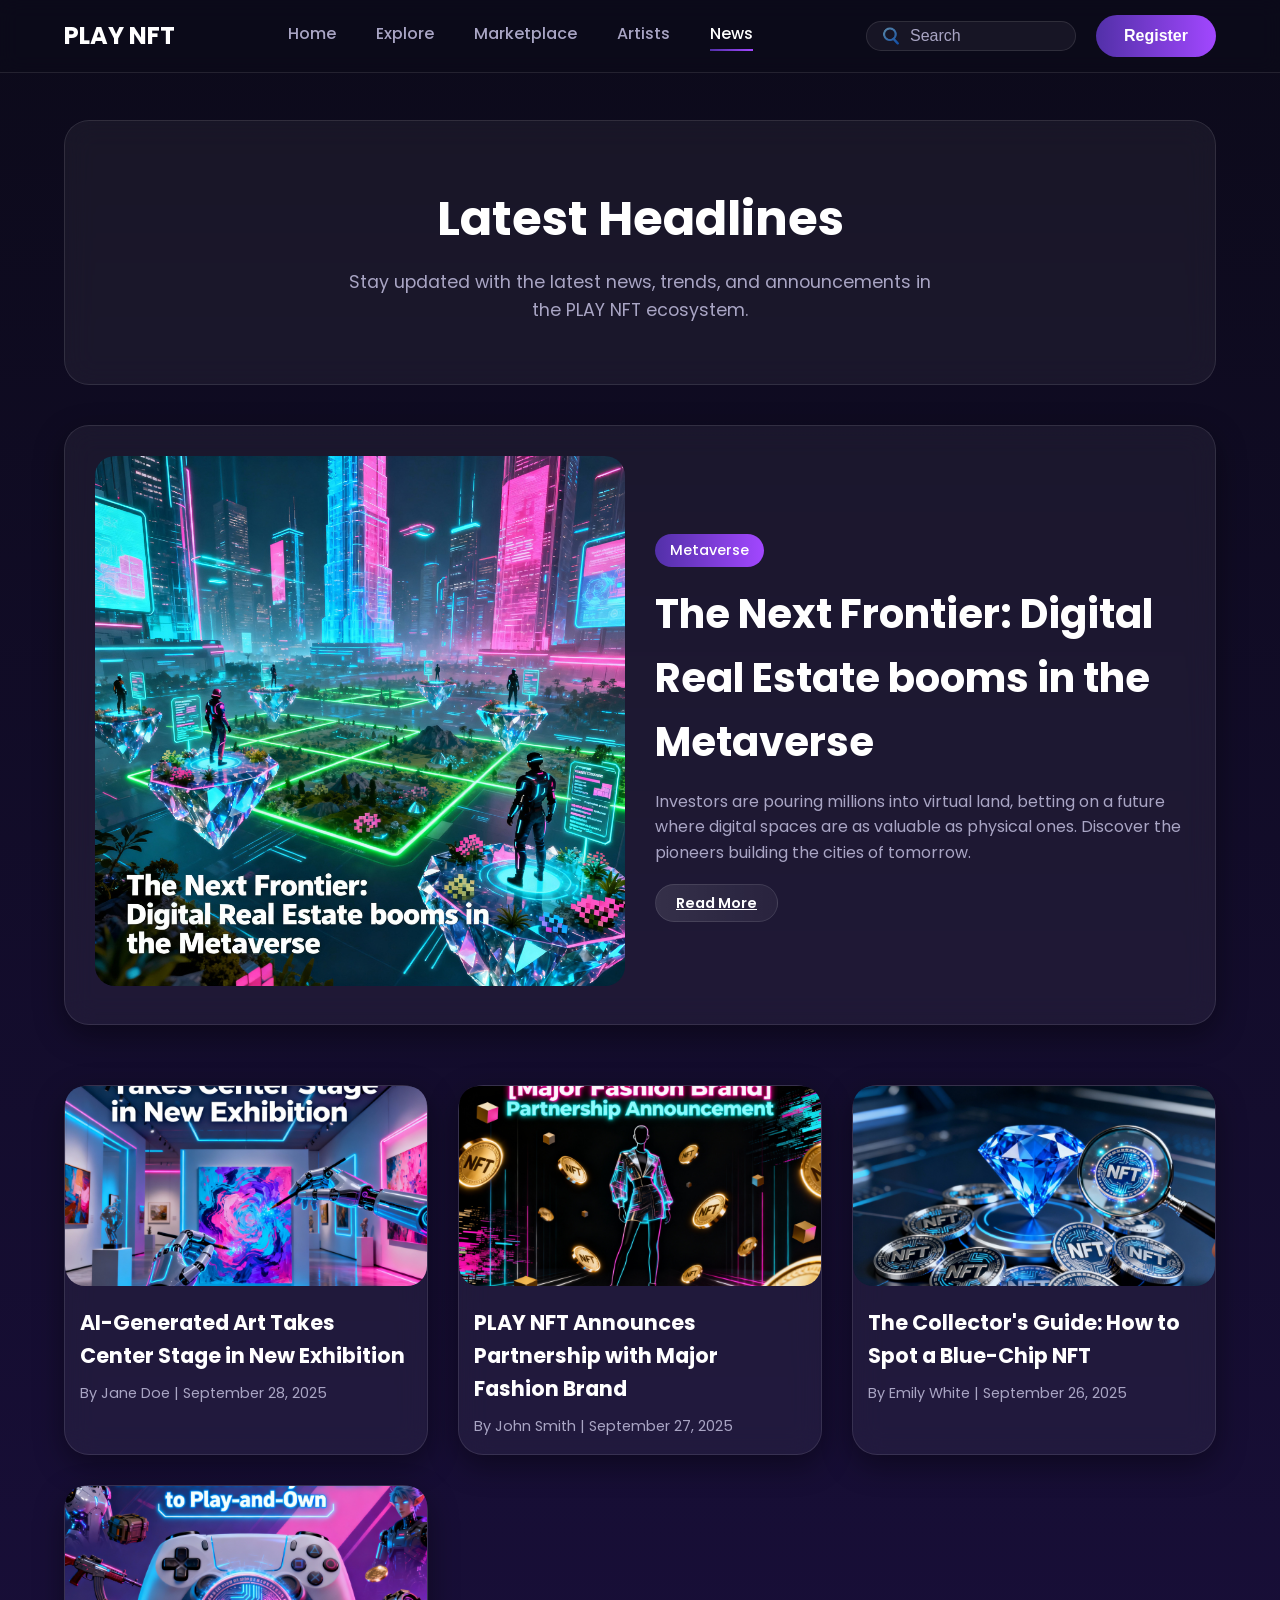
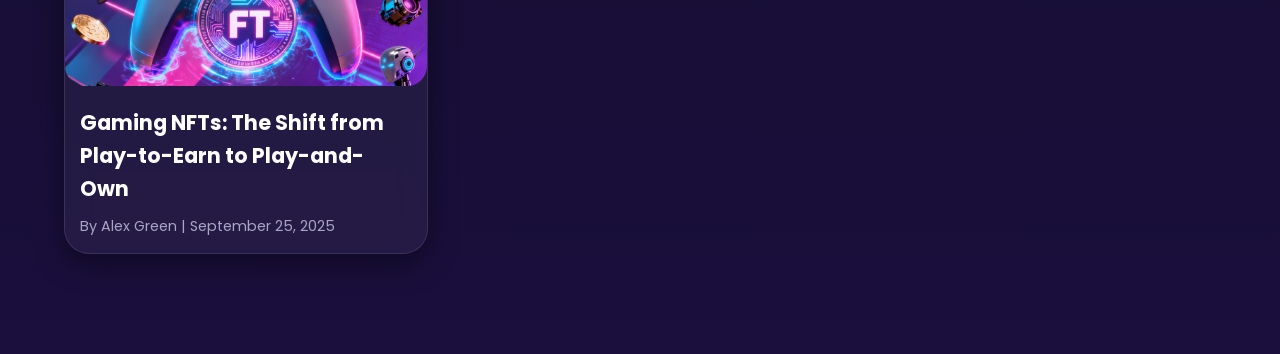
<file: news.html>
<!DOCTYPE html>
<html lang="en">
<head>
    <meta charset="UTF-8">
    <meta name="viewport" content="width=device-width, initial-scale=1.0">
    <title>News - PLAY NFT</title>
    <link rel="preconnect" href="https://fonts.googleapis.com">
    <link rel="preconnect" href="https://fonts.gstatic.com" crossorigin>
    <link href="https://fonts.googleapis.com/css2?family=Poppins:wght@300;400;500;600;700&display=swap" rel="stylesheet">
    <style>
        /* --- General Setup & Variables --- */
        :root {
            --bg-color: #0c0a1a;
            --dark-blue-bg: #1a0f3d;
            --primary-gradient: linear-gradient(90deg, rgba(82,48,168,1) 0%, rgba(162,71,255,1) 100%);
            --secondary-gradient: linear-gradient(90deg, rgba(255, 255, 255, 0.1) 0%, rgba(255, 255, 255, 0.05) 100%);
            --secondary-bg-color: rgba(255, 255, 255, 0.05);
            --border-color: rgba(255, 255, 255, 0.1);
            --text-primary: #ffffff;
            --text-secondary: #a9a5c4;
            --font-family: 'Poppins', sans-serif;
            --glass-blur: 15px;
            --hover-glow-color: rgba(162, 71, 255, 0.6);
            --input-focus-border: rgba(162, 71, 255, 0.5);
        }

        /* --- Base Styles --- */
        * {
            margin: 0;
            padding: 0;
            box-sizing: border-box;
        }

        body {
            background: linear-gradient(180deg, var(--bg-color) 0%, var(--dark-blue-bg) 100%);
            color: var(--text-primary);
            font-family: var(--font-family);
            min-height: 100vh;
            line-height: 1.6;
            padding-top: 80px; /* Add padding to prevent content from hiding behind the fixed navbar */
        }

        /* --- Navbar --- */
        .navbar {
            position: fixed;
            top: 0;
            left: 0;
            width: 100%;
            padding: 15px 5%;
            background: rgba(12, 10, 26, 0.6);
            backdrop-filter: blur(10px);
            -webkit-backdrop-filter: blur(10px);
            border-bottom: 1px solid var(--border-color);
            z-index: 100;
        }

        .navbar .container {
            display: flex;
            justify-content: space-between;
            align-items: center;
            width: 100%;
            max-width: 1400px;
            margin: 0 auto;
        }

        .nav-links { display: flex; gap: 40px; }
        .nav-links a { color: var(--text-secondary); text-decoration: none; font-weight: 500; position: relative; padding-bottom: 5px; transition: color 0.3s ease; }
        .nav-links a:hover, .nav-links a.active { color: var(--text-primary); }
        .nav-links a .hover-underline { position: absolute; bottom: 0; left: 0; height: 2px; width: 0; background: var(--primary-gradient); transition: width 0.3s ease; }
        .nav-links a:hover .hover-underline, .nav-links a.active .hover-underline { width: 100%; }
        .nav-actions { display: flex; align-items: center; gap: 20px; }

        .search-bar { position: relative; display: flex; align-items: center; background: var(--secondary-bg-color); border-radius: 30px; padding: 5px 15px; border: 1px solid var(--border-color); }
        .search-icon { width: 18px; height: 18px; margin-right: 10px; opacity: 0.6; }
        .search-bar input { background: transparent; border: none; outline: none; color: var(--text-primary); font-size: 1rem; width: 150px; transition: width 0.3s ease; }
        .search-bar input::placeholder { color: var(--text-secondary); }
        .search-bar input:focus { width: 200px; }
        .gradient-border-glow { position: relative; }
        .gradient-border-glow::before { content: ''; position: absolute; top: -1px; left: -1px; right: -1px; bottom: -1px; background: var(--primary-gradient); filter: blur(5px); z-index: -1; opacity: 0; transition: opacity 0.3s ease; border-radius: inherit; }
        .gradient-border-glow:hover::before { opacity: 0.7; }

        /* --- Page Layout --- */
        .page-wrapper { display: flex; flex-direction: column; align-items: center; min-height: calc(100vh - 80px); padding: 40px 5%; animation: fadeIn 1s ease-out; }
        .logo { font-size: 1.5rem; font-weight: 700; text-decoration: none; color: var(--text-primary); }
        
        /* --- Glassmorphism & Glow Effects --- */
        .glassmorphism { background: var(--secondary-bg-color); border: 1px solid var(--border-color); backdrop-filter: blur(var(--glass-blur)); -webkit-backdrop-filter: blur(var(--glass-blur)); border-radius: 25px; }
        .card-glow { position: relative; box-shadow: 0 10px 30px rgba(0, 0, 0, 0.4); transition: box-shadow 0.3s ease, transform 0.3s ease; }
        .card-glow:hover { box-shadow: 0 10px 40px rgba(0, 0, 0, 0.6); transform: translateY(-5px); }

        /* --- Buttons --- */
        .btn { padding: 12px 28px; border-radius: 30px; font-weight: 600; font-size: 1rem; cursor: pointer; transition: transform 0.3s ease, box-shadow 0.3s ease; border: none; outline: none; }
        .btn:hover { transform: translateY(-3px); }
        .btn-primary { background: var(--primary-gradient); color: var(--text-primary); }
        .btn-primary:hover { box-shadow: 0 5px 15px rgba(162,71,255,0.4); }
        .btn.btn-secondary { background: var(--secondary-gradient); border: 1px solid var(--border-color); color: var(--text-primary); padding: 8px 20px; font-size: 0.9rem; }
        .btn.btn-secondary:hover { background: rgba(255, 255, 255, 0.15); box-shadow: 0 5px 15px rgba(0,0,0,0.2); }

        /* --- General Animations --- */
        @keyframes fadeIn { from { opacity: 0; transform: scale(0.95); } to { opacity: 1; transform: scale(1); } }

        /* ========================================= */
        /* --- STYLES FOR NEWS PAGE --- */
        /* ========================================= */
        .news-content { width: 100%; max-width: 1400px; }

        .page-header {
            width: 100%;
            padding: 60px 40px;
            text-align: center;
            margin-bottom: 40px;
        }

        .page-header h1 { font-size: 3rem; font-weight: 700; margin-bottom: 10px; }
        .page-header p { font-size: 1.1rem; color: var(--text-secondary); max-width: 600px; margin: 0 auto; }

        .featured-article {
            display: grid;
            grid-template-columns: repeat(2, 1fr);
            gap: 30px;
            margin-bottom: 60px;
            align-items: center;
            padding: 30px;
        }

        .featured-image img {
            width: 100%;
            height: auto;
            border-radius: 20px;
        }

        .featured-info .news-category {
            background: var(--primary-gradient);
            color: var(--text-primary);
            padding: 5px 15px;
            border-radius: 20px;
            font-size: 0.9rem;
            font-weight: 500;
            display: inline-block;
            margin-bottom: 15px;
        }

        .featured-info h2 {
            font-size: 2.5rem;
            margin-bottom: 15px;
        }
        
        .featured-info p {
            color: var(--text-secondary);
            margin-bottom: 25px;
        }

        .news-grid {
            display: grid;
            grid-template-columns: repeat(auto-fill, minmax(300px, 1fr));
            gap: 30px;
            margin-bottom: 60px;
        }
        
        .news-card {
            display: flex;
            flex-direction: column;
        }

        .news-image {
            width: 100%;
            height: 200px;
            border-radius: 20px;
            overflow: hidden;
            margin-bottom: 20px;
        }

        .news-image img {
            width: 100%;
            height: 100%;
            object-fit: cover;
            transition: transform 0.4s ease;
        }

        .news-card:hover .news-image img {
            transform: scale(1.05);
        }

        .news-card-info {
            padding: 0 15px 15px;
        }

        .news-card-info h3 {
            font-size: 1.3rem;
            margin-bottom: 10px;
        }

        .news-meta {
            font-size: 0.9rem;
            color: var(--text-secondary);
        }

    </style>
</head>
<body>

    <header class="navbar">
        <div class="container"> <a href="index.html" class="logo">PLAY NFT</a> <nav class="nav-links"> <a href="nft.html">Home<span class="hover-underline"></span></a> <a href="explore.html">Explore<span class="hover-underline"></span></a> <a href="market.html">Marketplace<span class="hover-underline"></span></a> <a href="artist.html">Artists<span class="hover-underline"></span></a> <a href="news.html" class="active">News<span class="hover-underline"></span></a> </nav> <div class="nav-actions"> <div class="search-bar gradient-border-glow"> <img src="search.png" alt="Search Icon" class="search-icon"> <input type="text" placeholder="Search"> </div> <button class="btn btn-primary gradient-border-glow"><a href="auth.html" style="text-decoration: none; color: white;" >Register</a></button> </div> </div>
    </header>

    <div class="page-wrapper">
        <main class="news-content">
            <section class="page-header glassmorphism">
                <h1>Latest Headlines</h1>
                <p>Stay updated with the latest news, trends, and announcements in the PLAY NFT ecosystem.</p>
            </section>

            <section class="featured-article glassmorphism card-glow">
                <div class="featured-image">
                    <img src="generated-image (99).png" alt="Featured Article">
                </div>
                <div class="featured-info">
                    <span class="news-category">Metaverse</span>
                    <h2>The Next Frontier: Digital Real Estate booms in the Metaverse</h2>
                    <p>Investors are pouring millions into virtual land, betting on a future where digital spaces are as valuable as physical ones. Discover the pioneers building the cities of tomorrow.</p>
                    <a href="#" class="btn btn-secondary">Read More</a>
                </div>
            </section>

            <section class="news-grid">
                <!-- News Card 1 -->
                <div class="news-card glassmorphism card-glow">
                    <div class="news-image"><img src="generated-image (100).png" alt="News Image"></div>
                    <div class="news-card-info">
                        <h3>AI-Generated Art Takes Center Stage in New Exhibition</h3>
                        <p class="news-meta">By Jane Doe | September 28, 2025</p>
                    </div>
                </div>
                <!-- News Card 2 -->
                <div class="news-card glassmorphism card-glow">
                    <div class="news-image"><img src="generated-image - 2025-09-29T134551.717.png" alt="News Image"></div>
                    <div class="news-card-info">
                        <h3>PLAY NFT Announces Partnership with Major Fashion Brand</h3>
                        <p class="news-meta">By John Smith | September 27, 2025</p>
                    </div>
                </div>
                <!-- News Card 3 -->
                <div class="news-card glassmorphism card-glow">
                    <div class="news-image"><img src="generated-image - 2025-09-29T134752.505.png" alt="News Image"></div>
                    <div class="news-card-info">
                        <h3>The Collector's Guide: How to Spot a Blue-Chip NFT</h3>
                        <p class="news-meta">By Emily White | September 26, 2025</p>
                    </div>
                </div>
                 <!-- News Card 4 -->
                 <div class="news-card glassmorphism card-glow">
                    <div class="news-image"><img src="generated-image - 2025-09-29T134845.686.png" alt="News Image"></div>
                    <div class="news-card-info">
                        <h3>Gaming NFTs: The Shift from Play-to-Earn to Play-and-Own</h3>
                        <p class="news-meta">By Alex Green | September 25, 2025</p>
                    </div>
                </div>
                
                
            </section>
        </main>
    </div>

</body>
</html>
</file>
<file: auth.css>
/* --- General Setup & Variables --- */
:root {
    --bg-color: #0c0a1a;
    --dark-blue-bg: #1a0f3d;
    --primary-gradient: linear-gradient(90deg, rgba(82,48,168,1) 0%, rgba(162,71,255,1) 100%);
    --secondary-bg-color: rgba(255, 255, 255, 0.05);
    --border-color: rgba(255, 255, 255, 0.1);
    --text-primary: #ffffff;
    --text-secondary: #a9a5c4;
    --font-family: 'Poppins', sans-serif;
    --glass-blur: 15px;
    --hover-glow-color: rgba(162, 71, 255, 0.6);
    --input-focus-border: rgba(162, 71, 255, 0.5);
}

/* --- Base Styles --- */
* {
    margin: 0;
    padding: 0;
    box-sizing: border-box;
}

body {
    background: linear-gradient(180deg, var(--bg-color) 0%, var(--dark-blue-bg) 100%);
    color: var(--text-primary);
    font-family: var(--font-family);
    min-height: 100vh;
    line-height: 1.6;
    padding-top: 90px; /* Add padding to prevent content from hiding behind the fixed navbar */
}

/* --- Navbar --- */
.navbar {
    position: fixed; /* Changed from absolute to fixed */
    top: 0;
    left: 0;
    width: 100%;
    padding: 15px 5%;
    background: rgba(12, 10, 26, 0.6); /* Semi-transparent background */
    backdrop-filter: blur(10px);
    -webkit-backdrop-filter: blur(10px);
    border-bottom: 1px solid var(--border-color);
    z-index: 100;
}

.navbar .container {
    display: flex;
    justify-content: space-between;
    align-items: center;
    width: 100%;
}

.nav-links {
    display: flex;
    gap: 40px;
}

.nav-links a {
    color: var(--text-secondary);
    text-decoration: none;
    font-weight: 500;
    position: relative;
    padding-bottom: 5px;
    transition: color 0.3s ease;
}

.nav-links a:hover {
    color: var(--text-primary);
}

.nav-links a .hover-underline {
    position: absolute;
    bottom: 0;
    left: 0;
    height: 2px;
    width: 0;
    background: var(--primary-gradient);
    transition: width 0.3s ease;
}

.nav-links a:hover .hover-underline {
    width: 100%;
}

.nav-actions {
    display: flex;
    align-items: center;
    gap: 20px;
}

.search-bar {
    position: relative;
    display: flex;
    align-items: center;
    background: var(--secondary-bg-color);
    border-radius: 30px;
    padding: 5px 15px;
    border: 1px solid var(--border-color);
}

.search-icon {
    width: 18px;
    height: 18px;
    margin-right: 10px;
    opacity: 0.6;
}

.search-bar input {
    background: transparent;
    border: none;
    outline: none;
    color: var(--text-primary);
    font-size: 1rem;
    width: 150px; /* Initial width */
    transition: width 0.3s ease;
}

.search-bar input::placeholder {
    color: var(--text-secondary);
}

.search-bar input:focus {
    width: 200px; /* Expand on focus */
}

.gradient-border-glow {
    position: relative;
}

.gradient-border-glow::before {
    content: '';
    position: absolute;
    top: -1px; left: -1px; right: -1px; bottom: -1px;
    background: var(--primary-gradient);
    filter: blur(5px);
    z-index: -1;
    opacity: 0;
    transition: opacity 0.3s ease;
    border-radius: inherit; /* Match parent's border-radius */
}

.gradient-border-glow:hover::before {
    opacity: 0.7;
}


/* --- Page Layout --- */
.auth-page-wrapper {
    display: flex;
    flex-direction: column;
    align-items: center;
    justify-content: center;
    min-height: 100vh;
    padding: 20px;
    padding-top: 0; /* Remove top padding as it's now on the body */
    animation: fadeIn 1s ease-out;
}

.auth-navbar {
    /* This class is no longer used, but we'll leave it for reference or remove it */
    display: none;
}

.logo {
    font-size: 1.5rem;
    font-weight: 700;
    text-decoration: none;
    color: var(--text-primary);
}

.auth-container {
    display: flex;
    align-items: center;
    justify-content: center;
    width: 100%;
    max-width: 450px;
    margin-top: 0; /* Removed margin-top */
}

/* --- Glassmorphism & Glow Effects --- */
.glassmorphism {
    background: var(--secondary-bg-color);
    border: 1px solid var(--border-color);
    backdrop-filter: blur(var(--glass-blur));
    -webkit-backdrop-filter: blur(var(--glass-blur));
    border-radius: 25px;
}

.card-glow {
    position: relative;
    box-shadow: 0 10px 30px rgba(0, 0, 0, 0.4);
    transition: box-shadow 0.3s ease;
}

.card-glow:hover {
     box-shadow: 0 10px 40px rgba(0, 0, 0, 0.6);
}

/* --- Auth Card --- */
.auth-card {
    padding: 20px;
    width: 100%;
    text-align: center;
}

.auth-card h2 {
    font-size: 2rem;
    margin-bottom: 25px;
}

/* --- Form Toggle Switch --- */
.auth-radio-input {
    display: none; /* Hide the actual radio buttons */
}

.auth-toggle {
    display: flex;
    background: rgba(255, 255, 255, 0.08);
    border-radius: 30px;
    padding: 5px;
    margin-bottom: 20px;
    position: relative;
    width: fit-content;
    margin-left: auto;
    margin-right: auto;
    border: 1px solid var(--border-color);
}

.auth-toggle .toggle-btn {
    padding: 10px 30px;
    border-radius: 25px;
    cursor: pointer;
    transition: color 0.3s ease;
    font-weight: 500;
    color: var(--text-secondary);
    position: relative;
    z-index: 2;
}

/* Style the label text when its corresponding radio is checked */
#login-radio:checked + #register-radio + .auth-toggle .toggle-btn[for="login-radio"],
#register-radio:checked + .auth-toggle .toggle-btn[for="register-radio"] {
    color: var(--text-primary);
}

.auth-toggle .toggle-indicator {
    position: absolute;
    top: 5px;
    left: 5px;
    height: calc(100% - 10px);
    width: calc(50% - 5px);
    background: var(--primary-gradient);
    border-radius: 25px;
    transition: left 0.4s cubic-bezier(0.68, -0.55, 0.27, 1.55);
    z-index: 1;
}

#register-radio:checked ~ .auth-toggle .toggle-indicator {
    left: 50%;
}


/* --- Form Switching Animation --- */
.auth-forms {
    position: relative;
    height: 528px; /* Increased height slightly for better spacing */
    overflow: hidden;
}

.auth-form {
    position: absolute;
    top: 0;
    left: 0;
    width: 100%;
    transition: opacity 0.5s ease-in-out, transform 0.5s ease-in-out;
}

/* State when Login is selected */
#login-radio:checked ~ .auth-forms .login-form {
    opacity: 1;
    transform: translateX(0);
    z-index: 1;
}
#login-radio:checked ~ .auth-forms .register-form {
    opacity: 0;
    transform: translateX(100%);
    z-index: 0;
}

/* State when Register is selected (DEFAULT) */
#register-radio:checked ~ .auth-forms .login-form {
    opacity: 0;
    transform: translateX(-100%);
    z-index: 0;
}
#register-radio:checked ~ .auth-forms .register-form {
    opacity: 1;
    transform: translateX(0);
    z-index: 1;
}


/* --- Input Fields & Floating Labels --- */
.input-group {
    position: relative;
    margin-bottom: 25px;
}

.input-group input {
    width: 100%;
    padding: 15px;
    background: rgba(255, 255, 255, 0.08);
    border: 1px solid var(--border-color);
    border-radius: 10px;
    color: var(--text-primary);
    font-size: 1rem;
    outline: none;
    transition: border-color 0.3s ease, box-shadow 0.3s ease;
}

.input-group input:focus {
    border-color: var(--input-focus-border);
    box-shadow: 0 0 10px var(--input-focus-border);
}

.input-group label {
    position: absolute;
    left: 15px;
    top: 50%;
    transform: translateY(-50%);
    color: var(--text-secondary);
    pointer-events: none;
    transition: all 0.3s ease;
}

.input-group input:focus + label,
.input-group input:not(:placeholder-shown) + label {
    top: -10px;
    left: 10px;
    font-size: 0.8rem;
    color: var(--text-primary);
    background: var(--dark-blue-bg);
    padding: 0 5px;
}

/* --- Form Options & Custom Checkbox --- */
.form-options {
    display: flex;
    justify-content: space-between;
    align-items: center;
    margin-bottom: 30px;
    font-size: 0.9rem;
}

.forgot-password {
    color: var(--text-secondary);
    text-decoration: none;
    transition: color 0.2s ease;
}
.forgot-password:hover {
    color: var(--text-primary);
}

.checkbox-container {
    display: flex;
    align-items: center;
    position: relative;
    cursor: pointer;
    font-size: 0.9rem;
    user-select: none;
    color: var(--text-secondary);
    transition: color 0.2s ease;
    text-align: left;
}
.checkbox-container:hover {
    color: var(--text-primary);
}

.checkbox-container input {
    position: absolute;
    opacity: 0;
    cursor: pointer;
}

.checkmark {
    height: 20px;
    width: 20px;
    background-color: rgba(255, 255, 255, 0.08);
    border: 1px solid var(--border-color);
    border-radius: 5px;
    margin-right: 10px;
    transition: background-color 0.2s ease;
    flex-shrink: 0;
}

.checkbox-container:hover .checkmark {
    background-color: rgba(255, 255, 255, 0.15);
}

.checkbox-container input:checked + .checkmark {
    background-image: var(--primary-gradient);
    border-color: transparent;
}

.checkmark:after {
    content: "";
    position: absolute;
    display: none;
    left: 7px;
    top: 3px;
    width: 5px;
    height: 10px;
    border: solid white;
    border-width: 0 3px 3px 0;
    transform: rotate(45deg);
}

.checkbox-container input:checked ~ .checkmark:after {
    display: block;
}

.terms-checkbox {
    margin-bottom: 25px;
}

.terms-checkbox a {
    color: var(--text-primary);
    text-decoration: none;
    font-weight: 500;
    margin-left: 5px;
}

/* --- Buttons --- */
.btn {
    padding: 12px 28px;
    border-radius: 30px;
    font-weight: 600;
    font-size: 1rem;
    cursor: pointer;
    transition: transform 0.3s ease, box-shadow 0.3s ease;
    border: none;
    outline: none;
}
.btn:hover {
    transform: translateY(-3px);
}

.btn-primary {
    background: var(--primary-gradient);
    color: var(--text-primary);
}
.btn-primary:hover {
    box-shadow: 0 5px 15px rgba(162,71,255,0.4);
}

.auth-submit-btn {
    width: 100%;
    padding: 15px;
    font-size: 1.1rem;
}

/* --- Dividers & Social Login --- */
.or-divider {
    display: flex;
    align-items: center;
    margin: 25px 0;
    color: var(--text-secondary);
}
.or-divider::before, .or-divider::after {
    content: '';
    flex: 1;
    border-bottom: 1px solid var(--border-color);
}
.or-divider span {
    padding: 0 1em;
}

.social-login {
    display: flex;
    flex-direction: column;
    gap: 15px;
}

.social-btn {
    display: flex;
    align-items: center;
    justify-content: center;
    gap: 10px;
    padding: 12px 20px;
    border-radius: 30px;
    border: 1px solid var(--border-color);
    background: rgba(255, 255, 255, 0.08);
    color: var(--text-primary);
    font-size: 1rem;
    cursor: pointer;
    transition: all 0.3s ease;
}

.social-btn img {
    width: 24px;
    height: 24px;
}

.social-btn:hover {
    background-color: rgba(255, 255, 255, 0.15);
    border-color: rgba(255, 255, 255, 0.2);
    transform: translateY(-2px);
    box-shadow: 0 5px 15px rgba(0,0,0,0.2);
}

/* --- General Animations --- */
@keyframes fadeIn {
    from {
        opacity: 0;
        transform: scale(0.95);
    }
    to {
        opacity: 1;
        transform: scale(1);
    }
}
</file>
